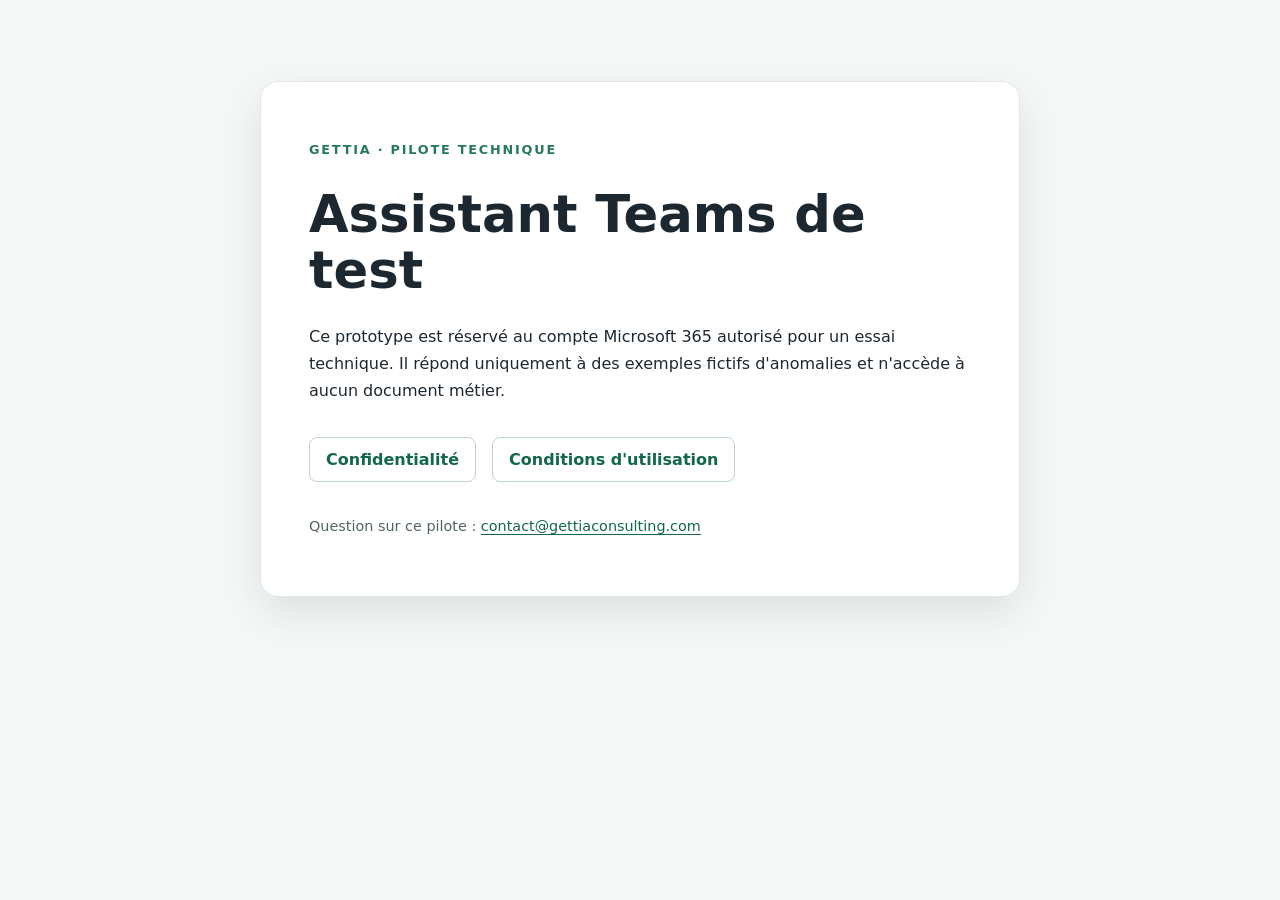
<file: index.html>
<!doctype html>
<html lang="fr"><head><meta charset="utf-8"><meta name="viewport" content="width=device-width,initial-scale=1"><meta name="robots" content="noindex,nofollow"><title>Assistant Teams de test — GettIA</title><link rel="stylesheet" href="style.css"></head><body><main><p class="eyebrow">GettIA · pilote technique</p><h1>Assistant Teams de test</h1><p>Ce prototype est réservé au compte Microsoft 365 autorisé pour un essai technique. Il répond uniquement à des exemples fictifs d'anomalies et n'accède à aucun document métier.</p><nav aria-label="Notices du pilote"><a href="confidentialite.html">Confidentialité</a><a href="conditions.html">Conditions d'utilisation</a></nav><p class="small">Question sur ce pilote : <a href="mailto:contact@gettiaconsulting.com">contact@gettiaconsulting.com</a></p></main></body></html>
</file>
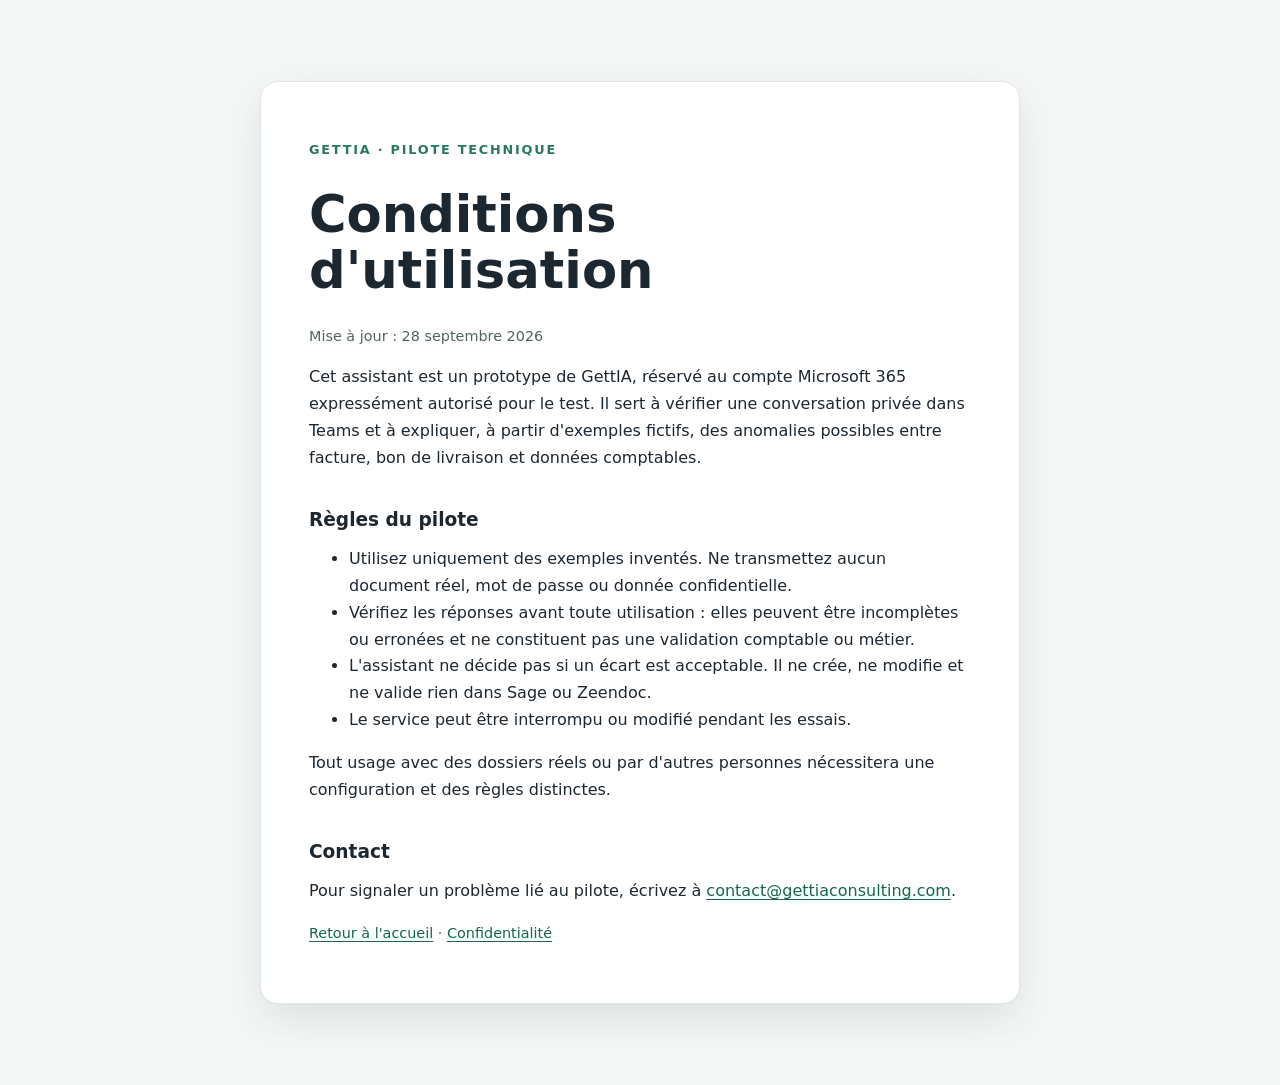
<file: conditions.html>
<!doctype html>
<html lang="fr"><head><meta charset="utf-8"><meta name="viewport" content="width=device-width,initial-scale=1"><meta name="robots" content="noindex,nofollow"><title>Conditions du pilote Teams — GettIA</title><link rel="stylesheet" href="style.css"></head><body><main><p class="eyebrow">GettIA · pilote technique</p><h1>Conditions d'utilisation</h1><p class="small">Mise à jour : 28 septembre 2026</p><p>Cet assistant est un prototype de GettIA, réservé au compte Microsoft 365 expressément autorisé pour le test. Il sert à vérifier une conversation privée dans Teams et à expliquer, à partir d'exemples fictifs, des anomalies possibles entre facture, bon de livraison et données comptables.</p><h2>Règles du pilote</h2><ul><li>Utilisez uniquement des exemples inventés. Ne transmettez aucun document réel, mot de passe ou donnée confidentielle.</li><li>Vérifiez les réponses avant toute utilisation : elles peuvent être incomplètes ou erronées et ne constituent pas une validation comptable ou métier.</li><li>L'assistant ne décide pas si un écart est acceptable. Il ne crée, ne modifie et ne valide rien dans Sage ou Zeendoc.</li><li>Le service peut être interrompu ou modifié pendant les essais.</li></ul><p>Tout usage avec des dossiers réels ou par d'autres personnes nécessitera une configuration et des règles distinctes.</p><h2>Contact</h2><p>Pour signaler un problème lié au pilote, écrivez à <a href="mailto:contact@gettiaconsulting.com">contact@gettiaconsulting.com</a>.</p><p class="small"><a href="index.html">Retour à l'accueil</a> · <a href="confidentialite.html">Confidentialité</a></p></main></body></html>
</file>
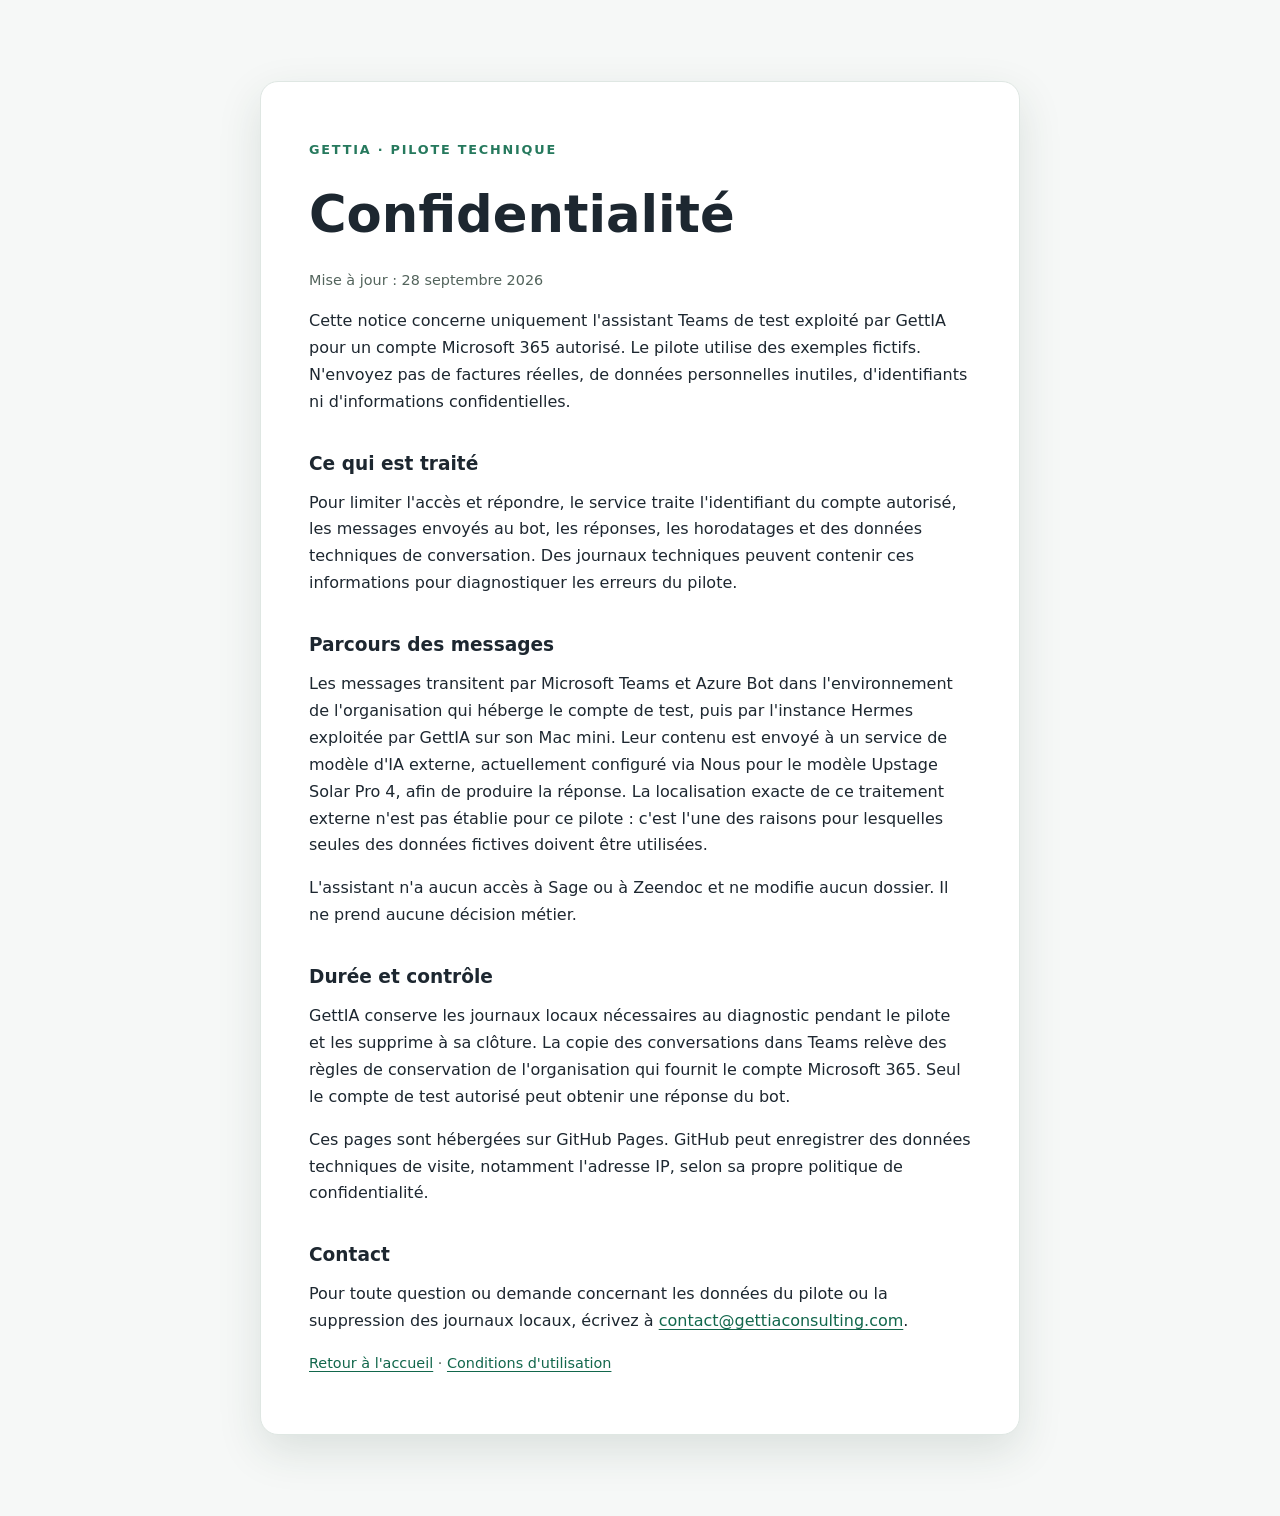
<file: confidentialite.html>
<!doctype html>
<html lang="fr"><head><meta charset="utf-8"><meta name="viewport" content="width=device-width,initial-scale=1"><meta name="robots" content="noindex,nofollow"><title>Confidentialité du pilote Teams — GettIA</title><link rel="stylesheet" href="style.css"></head><body><main><p class="eyebrow">GettIA · pilote technique</p><h1>Confidentialité</h1><p class="small">Mise à jour : 28 septembre 2026</p><p>Cette notice concerne uniquement l'assistant Teams de test exploité par GettIA pour un compte Microsoft 365 autorisé. Le pilote utilise des exemples fictifs. N'envoyez pas de factures réelles, de données personnelles inutiles, d'identifiants ni d'informations confidentielles.</p><h2>Ce qui est traité</h2><p>Pour limiter l'accès et répondre, le service traite l'identifiant du compte autorisé, les messages envoyés au bot, les réponses, les horodatages et des données techniques de conversation. Des journaux techniques peuvent contenir ces informations pour diagnostiquer les erreurs du pilote.</p><h2>Parcours des messages</h2><p>Les messages transitent par Microsoft Teams et Azure Bot dans l'environnement de l'organisation qui héberge le compte de test, puis par l'instance Hermes exploitée par GettIA sur son Mac mini. Leur contenu est envoyé à un service de modèle d'IA externe, actuellement configuré via Nous pour le modèle Upstage Solar Pro 4, afin de produire la réponse. La localisation exacte de ce traitement externe n'est pas établie pour ce pilote : c'est l'une des raisons pour lesquelles seules des données fictives doivent être utilisées.</p><p>L'assistant n'a aucun accès à Sage ou à Zeendoc et ne modifie aucun dossier. Il ne prend aucune décision métier.</p><h2>Durée et contrôle</h2><p>GettIA conserve les journaux locaux nécessaires au diagnostic pendant le pilote et les supprime à sa clôture. La copie des conversations dans Teams relève des règles de conservation de l'organisation qui fournit le compte Microsoft 365. Seul le compte de test autorisé peut obtenir une réponse du bot.</p><p>Ces pages sont hébergées sur GitHub Pages. GitHub peut enregistrer des données techniques de visite, notamment l'adresse IP, selon sa propre politique de confidentialité.</p><h2>Contact</h2><p>Pour toute question ou demande concernant les données du pilote ou la suppression des journaux locaux, écrivez à <a href="mailto:contact@gettiaconsulting.com">contact@gettiaconsulting.com</a>.</p><p class="small"><a href="index.html">Retour à l'accueil</a> · <a href="conditions.html">Conditions d'utilisation</a></p></main></body></html>
</file>
<file: style.css>
:root{color-scheme:light;font-family:system-ui,-apple-system,BlinkMacSystemFont,"Segoe UI",sans-serif;color:#1d2730;background:#f6f8f7}*{box-sizing:border-box}body{margin:0}main{max-width:760px;margin:9vh auto;padding:44px 48px;background:#fff;border:1px solid #dfe7e3;border-radius:18px;box-shadow:0 16px 44px #203c3120}.eyebrow{font-size:.8rem;letter-spacing:.14em;text-transform:uppercase;color:#26795d;font-weight:700}h1{font-size:clamp(2rem,5vw,3.2rem);line-height:1.1;margin:.5em 0}h2{font-size:1.16rem;margin:2em 0 .4em}p,li{line-height:1.68}a{color:#12674c;text-underline-offset:3px}nav{display:flex;gap:16px;flex-wrap:wrap;margin:32px 0}nav a{padding:12px 16px;border:1px solid #bed5c9;border-radius:8px;text-decoration:none;font-weight:650}.small{font-size:.9rem;color:#53645c}@media(max-width:700px){main{margin:0;min-height:100vh;border-radius:0;border:0;padding:32px 22px}}
</file>
